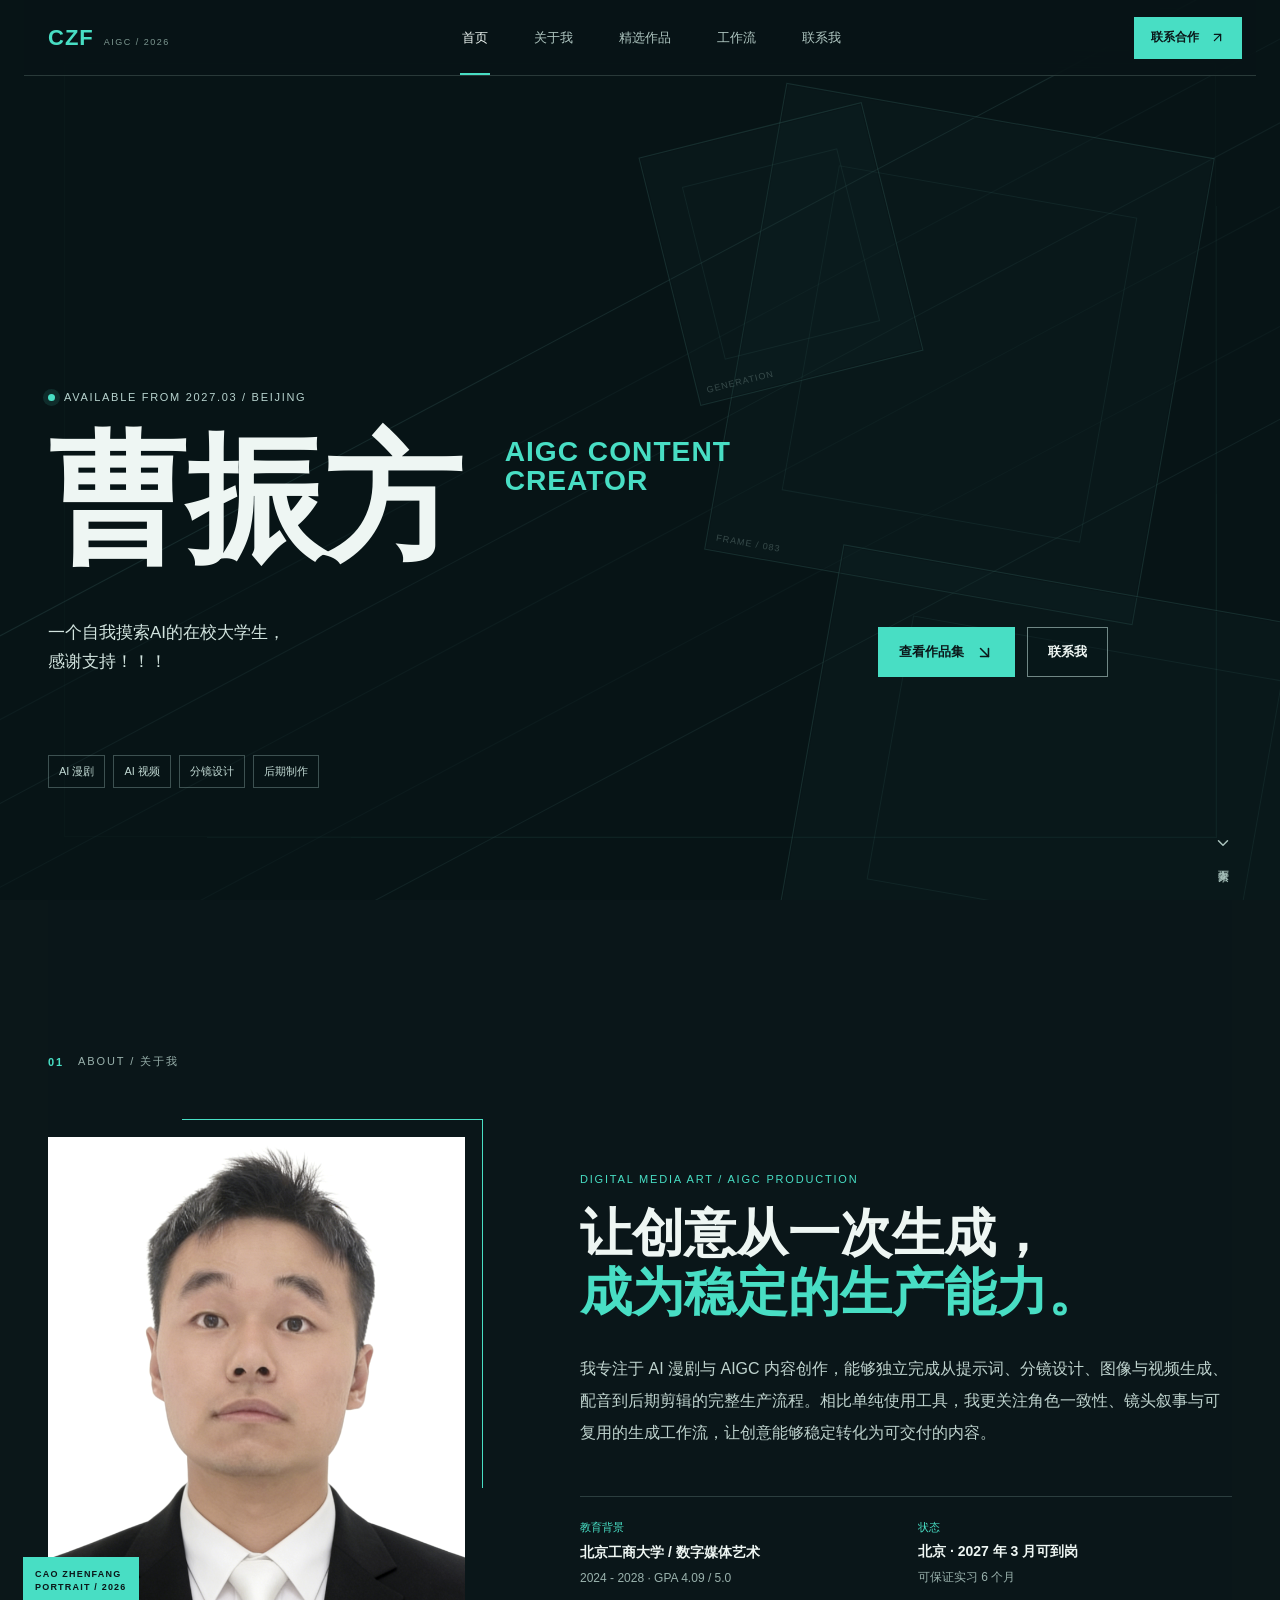
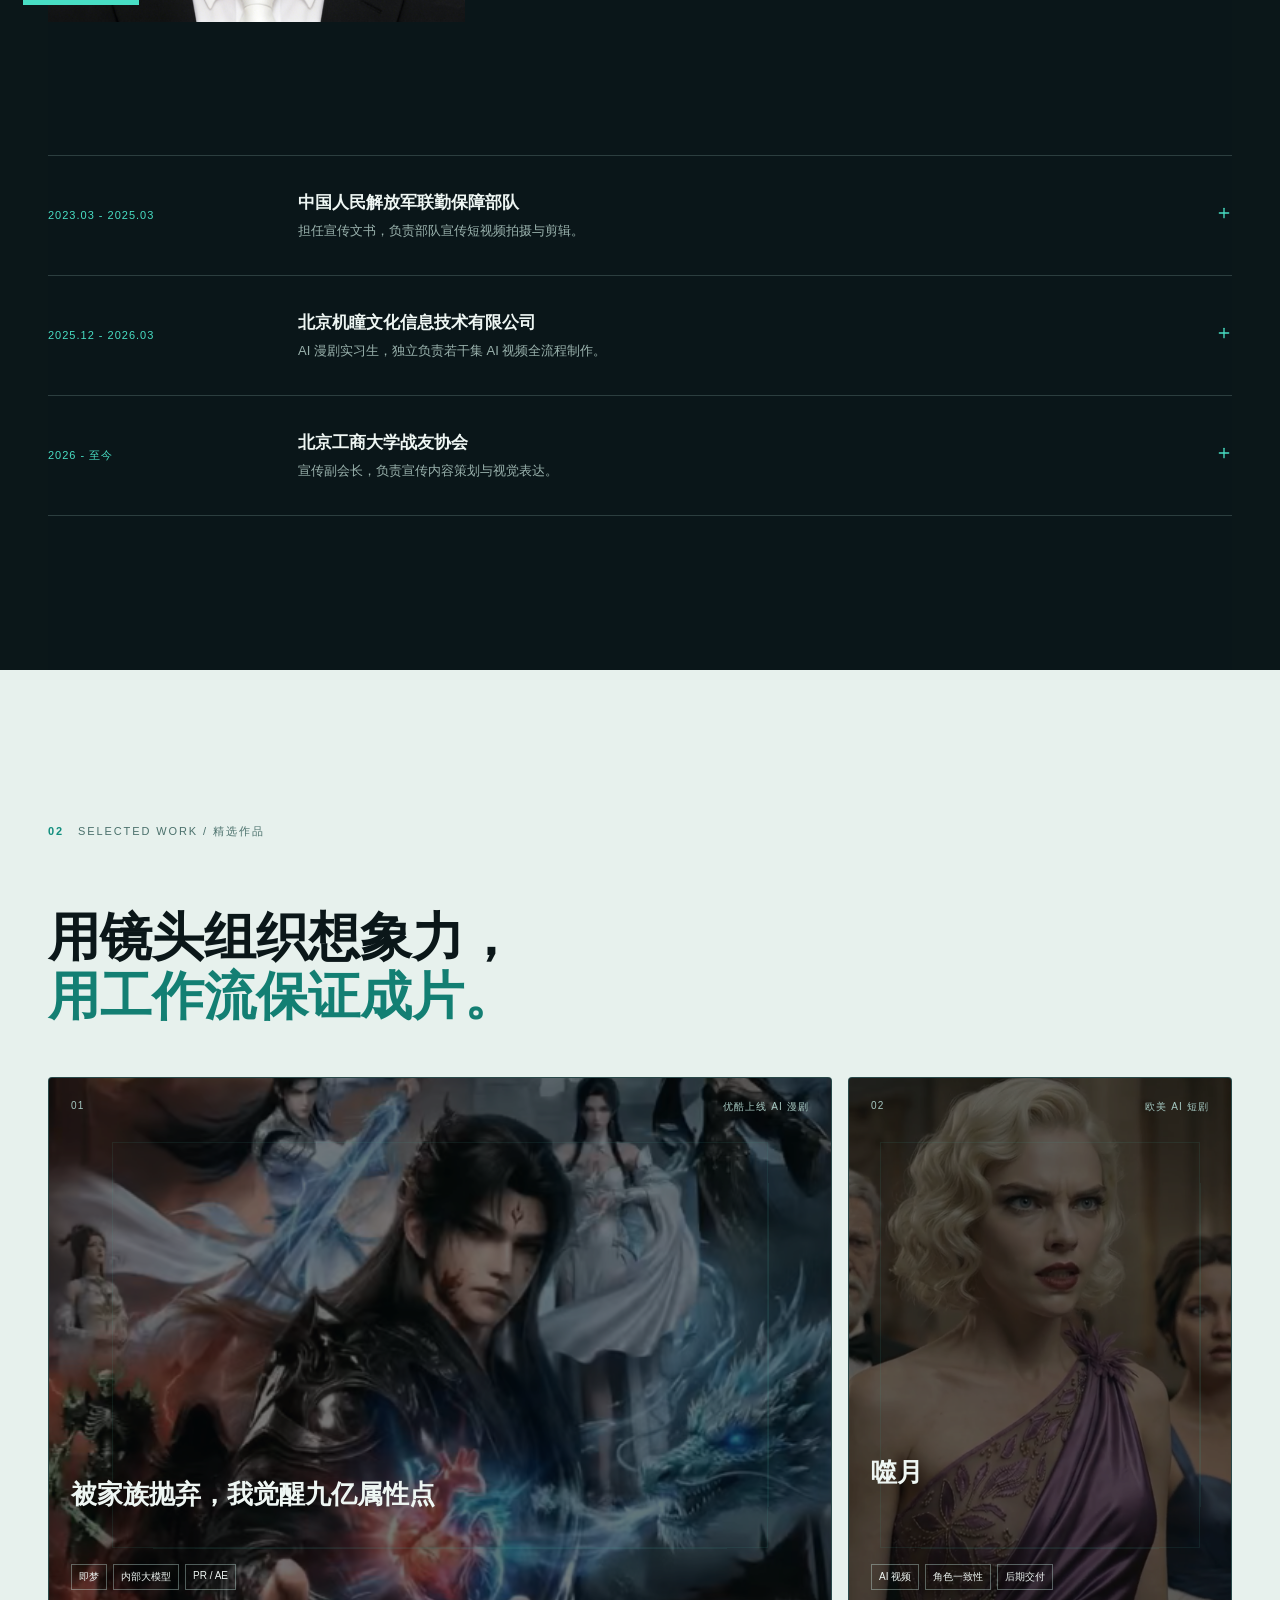
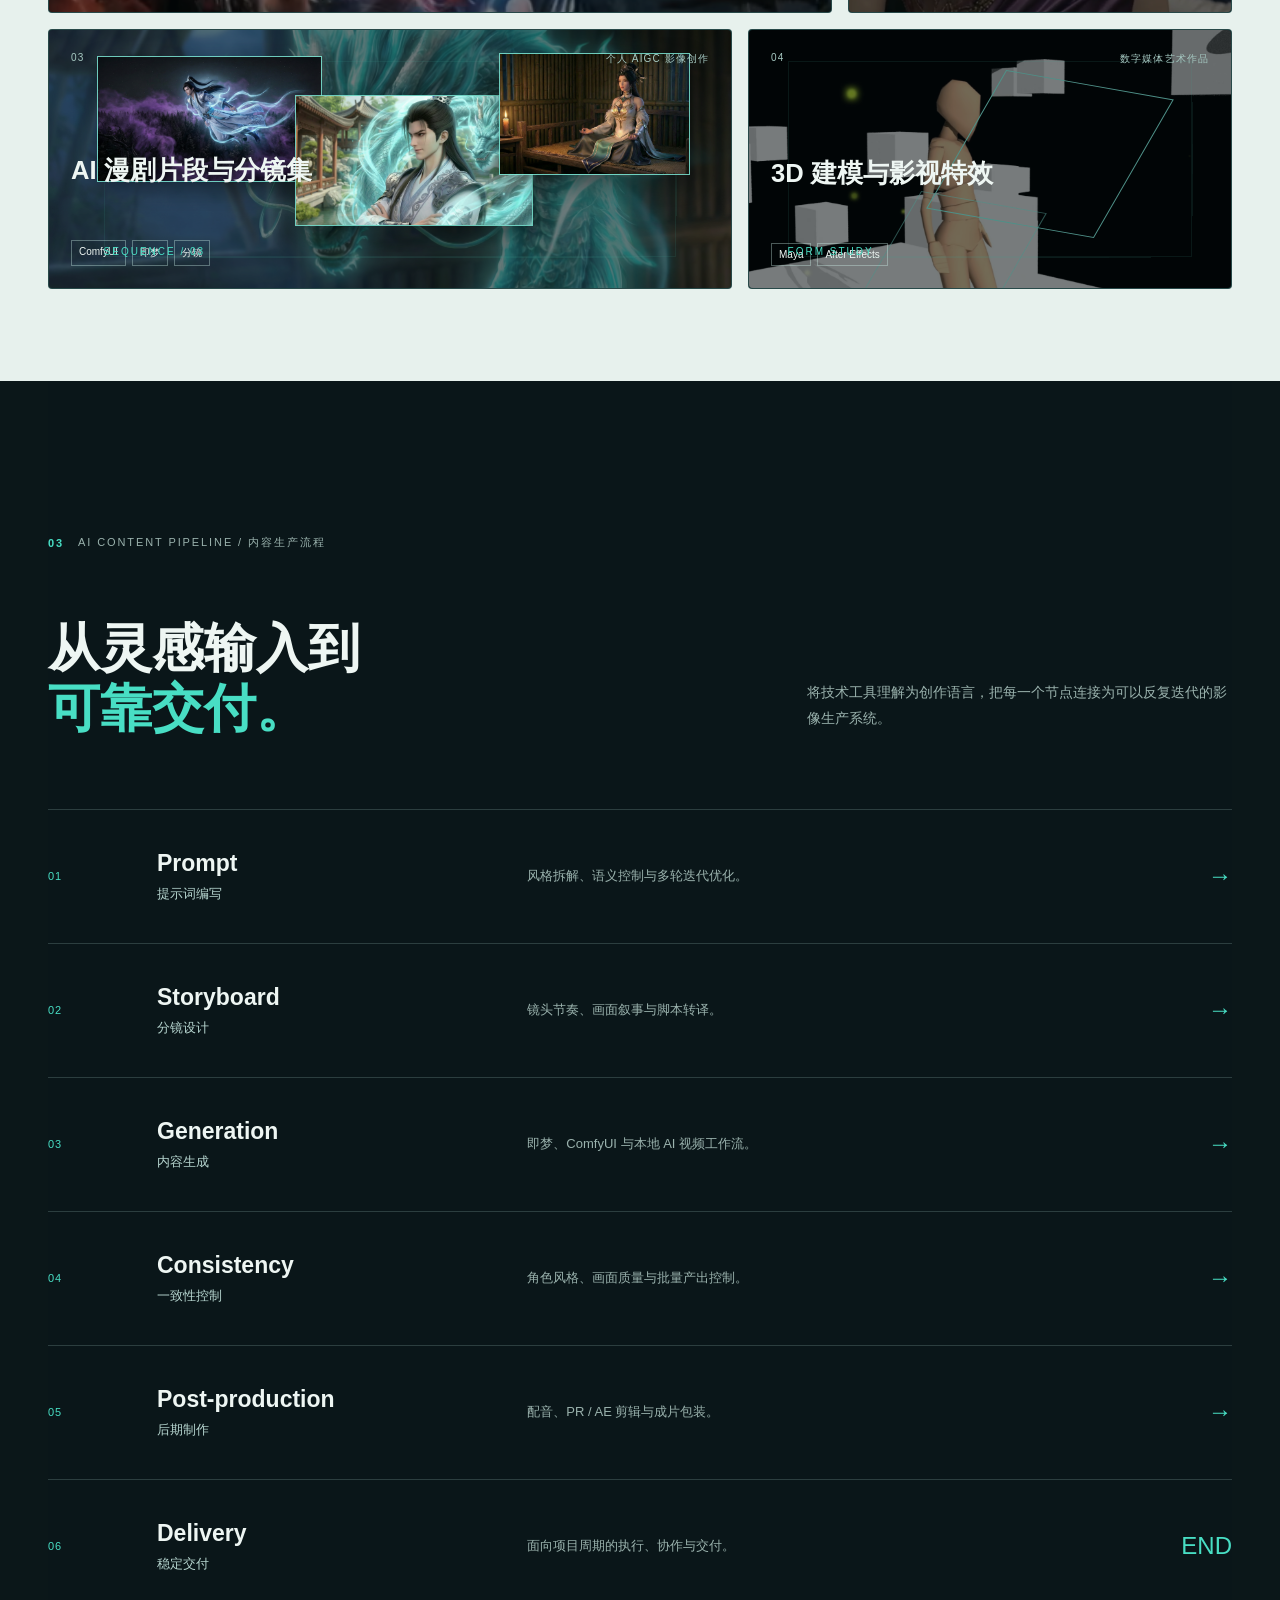
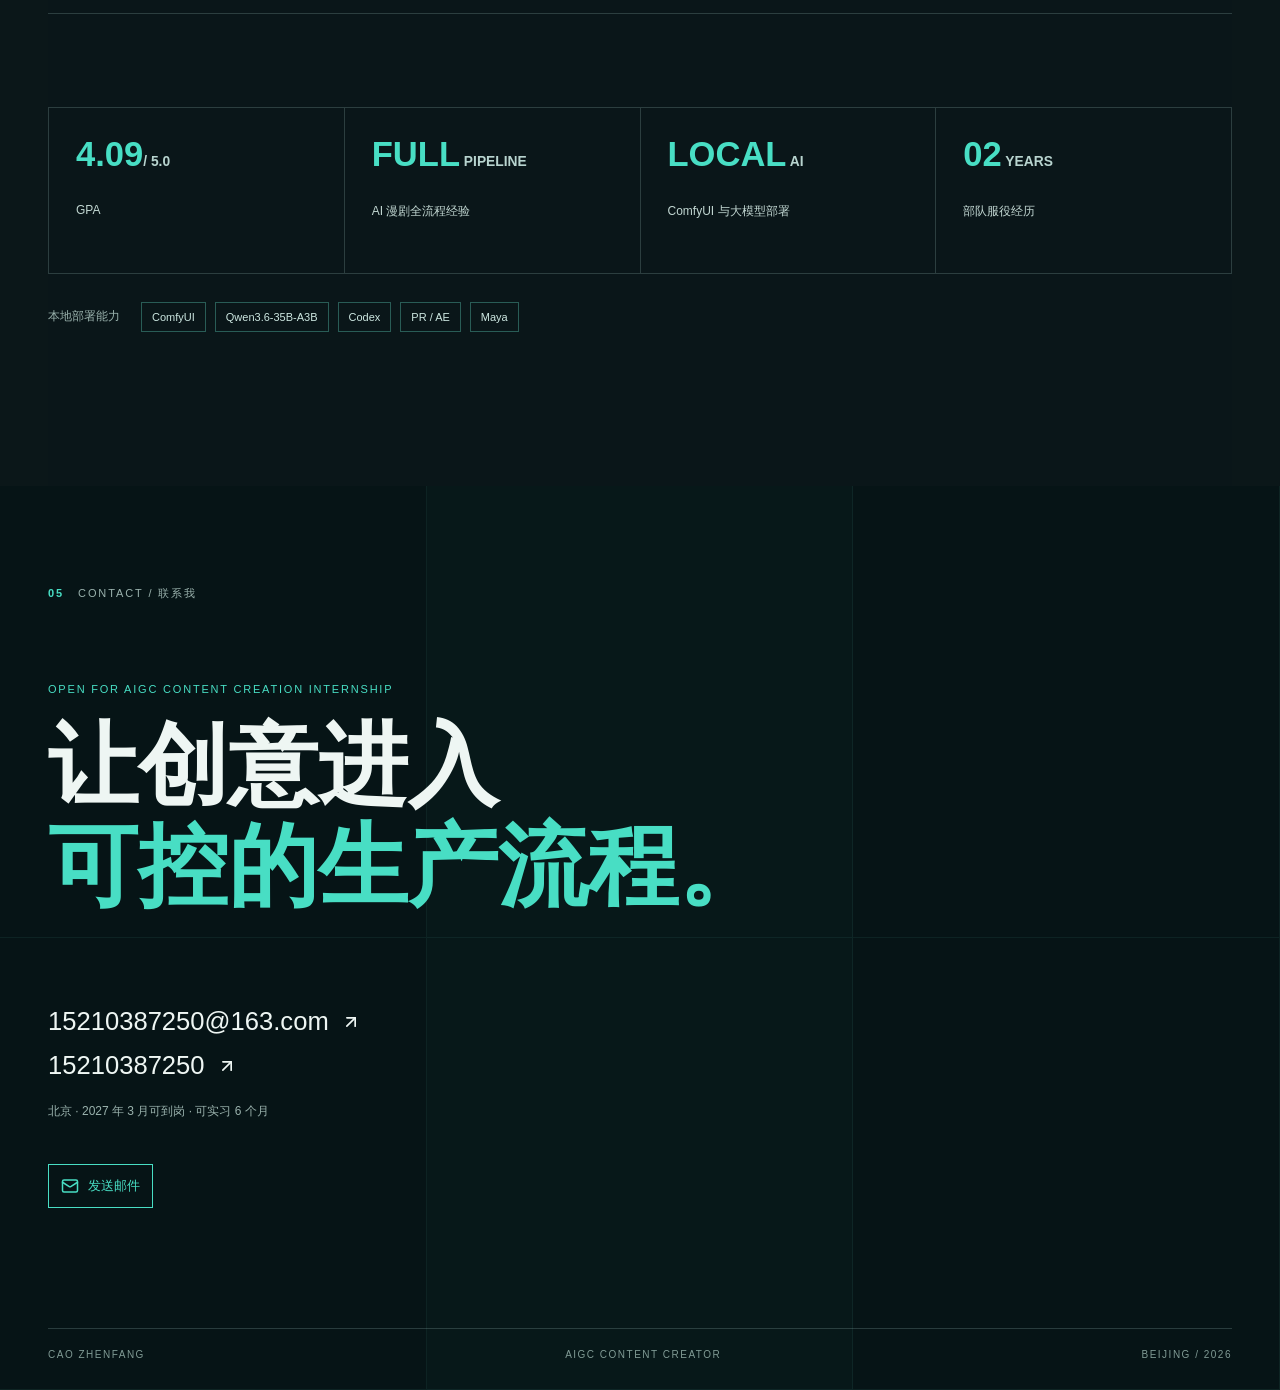
<file: index.html>
<!doctype html>
<html lang="zh-CN">
  <head>
    <meta charset="UTF-8" />
    <meta name="viewport" content="width=device-width, initial-scale=1.0" />
    <meta name="theme-color" content="#0b1719" />
    <meta name="description" content="曹振方 - AIGC 内容创作者个人作品集" />
    <title>曹振方 | AIGC 内容创作者</title>
    <script type="module" crossorigin src="/assets/index-B84W2Ox-.js"></script>
    <link rel="stylesheet" crossorigin href="/assets/index-j7HvQQLX.css">
  </head>
  <body>
    <div id="root"></div>
  </body>
</html>
</file>
<file: assets/index-j7HvQQLX.css>
.grainient-container{width:100%;height:100%;position:relative;overflow:hidden}.border-glow-card{--edge-proximity:0;--cursor-angle:45deg;--edge-sensitivity:30;--border-radius:4px;--glow-padding:20px;--cone-spread:19;border-radius:var(--border-radius);background:var(--card-bg);isolation:isolate;border:1px solid #a0e1d52b;height:100%;display:grid;position:relative;overflow:visible}.border-glow-card:before,.border-glow-card>.edge-light{z-index:-1;content:"";border-radius:inherit;pointer-events:none;transition:opacity .24s ease-out;position:absolute}.border-glow-card:before{background:conic-gradient(from var(--cursor-angle), transparent 0 8%, #48dec4 14%, #275c58 24%, transparent 37% 63%, #0d4a46 76%, #48dec4 86%, transparent 100%);opacity:calc((var(--edge-proximity) - var(--edge-sensitivity)) / (100 - var(--edge-sensitivity)));-webkit-mask-composite:xor;padding:1px;inset:-1px;-webkit-mask-image:linear-gradient(#000 0 0),linear-gradient(#000 0 0);-webkit-mask-position:0 0,0 0;-webkit-mask-size:auto,auto;-webkit-mask-repeat:repeat,repeat;-webkit-mask-clip:content-box,border-box;-webkit-mask-origin:content-box,border-box;-webkit-mask-composite:xor;mask-composite:exclude;-webkit-mask-source-type:auto,auto;mask-mode:match-source,match-source}.border-glow-card>.edge-light{inset:calc(var(--glow-padding) * -1);opacity:calc((var(--edge-proximity) - var(--edge-sensitivity)) / (100 - var(--edge-sensitivity)));-webkit-mask-image:conic-gradient(from var(--cursor-angle), transparent 0 7%, #000 14%, transparent 30% 70%, #000 86%, transparent 100%);mask-image:conic-gradient(from var(--cursor-angle), transparent 0 7%, #000 14%, transparent 30% 70%, #000 86%, transparent 100%)}.border-glow-card>.edge-light:before{inset:var(--glow-padding);border-radius:inherit;box-shadow:inset 0 0 0 1px var(--glow-0), inset 0 0 10px var(--glow-1), 0 0 12px var(--glow-2), 0 0 24px var(--glow-3);content:"";position:absolute}.border-glow-inner{z-index:1;border-radius:inherit;height:100%;min-height:0;display:flex;position:relative;overflow:hidden}@media (prefers-reduced-motion:reduce){.border-glow-card:before,.border-glow-card>.edge-light{transition:none}}:root{--ink:#0b1719;--ink-soft:#102a2d;--panel:#122528;--line:#b4dcd433;--muted:#9ab2ad;--white:#eef6f3;--mint:#48dec4;--paper:#e7f1ed;--max:1700px}*{box-sizing:border-box}html{scroll-behavior:smooth;background:var(--ink)}body{background:var(--ink);min-width:320px;color:var(--white);margin:0;font-family:Microsoft YaHei,Noto Sans SC,Arial,sans-serif;overflow-x:hidden}.below-hero-grainient{z-index:-1;pointer-events:none;opacity:.42;position:fixed;inset:0}button,a{font:inherit}button{cursor:pointer}a{color:inherit;text-decoration:none}.container{width:min(calc(100% - 96px), var(--max));margin:0 auto}.section{padding:154px 0}.section-mark{color:var(--muted);letter-spacing:1.9px;align-items:center;gap:14px;margin:0 0 68px;font-family:Arial,sans-serif;font-size:11px;display:flex}.section-mark span{color:var(--mint);font-weight:700}.eyebrow,.contact-kicker{color:var(--mint);letter-spacing:1.8px;margin:0;font-family:Arial,sans-serif;font-size:11px}h1,h2,h3,p{margin-top:0}h2{color:var(--white);letter-spacing:0;margin-bottom:0;font-size:clamp(38px,4.1vw,72px);font-weight:600;line-height:1.13}h2 em{color:var(--mint);font-style:normal}.nav-shell{z-index:30;-webkit-backdrop-filter:blur(16px);backdrop-filter:blur(16px);background:#081517c2;border-bottom:1px solid #dbfaf329;justify-content:space-between;align-items:center;width:min(100% - 48px,1760px);height:76px;padding:0 14px 0 24px;display:flex;position:fixed;top:0;left:50%;transform:translate(-50%)}.wordmark{color:var(--white);background:0 0;border:0;align-items:baseline;gap:10px;padding:0;display:flex}.wordmark span{color:var(--mint);letter-spacing:1px;font-family:Arial,sans-serif;font-size:22px;font-weight:800}.wordmark small{color:#7d9791;letter-spacing:1.5px;font:9px Arial,sans-serif}.desktop-nav{height:100%;display:flex}.desktop-nav button{color:#afc6c1;background:0 0;border:0;padding:0 23px;font-size:13px;transition:color .25s;position:relative}.desktop-nav button:after{background:var(--mint);content:"";height:2px;transition:right .25s,left .25s;position:absolute;bottom:0;left:50%;right:50%}.desktop-nav button:hover,.desktop-nav .active{color:var(--white)}.desktop-nav .active:after{left:21px;right:21px}.nav-contact,.button{border:1px solid var(--mint);border-radius:0;justify-content:center;align-items:center;gap:11px;transition:background .25s,border-color .25s,color .25s,box-shadow .25s,transform .25s;display:inline-flex}.nav-contact{background:var(--mint);min-height:42px;color:var(--ink);padding:0 16px;font-size:12px;font-weight:700}.nav-contact:hover,.button-primary:hover{background:var(--ink);color:var(--mint);transform:translate(-2px,-2px);box-shadow:4px 4px #48dec461}.menu-button{color:var(--white);background:0 0;border:0;padding:8px;display:none}.mobile-menu{display:none}.hero{isolation:isolate;background:#081719;min-height:100svh;display:grid;position:relative;overflow:hidden}.hero-film,.hero-scrim{position:absolute;inset:0}.hero-film{background:#0a1a1d;overflow:hidden}.hero-video{object-fit:cover;opacity:.42;filter:saturate(.65)contrast(1.08);width:100%;height:100%;position:absolute}.hero-scrim{z-index:1;background:#06111391}.film-track{background:#84dbcd45;width:160vw;height:1px;animation:14s linear infinite trackSlide;position:absolute;transform:rotate(-28deg)}.track-a{top:29%;left:-25%;box-shadow:0 74px #84dbcd1c,0 148px #84dbcd29,0 222px #84dbcd1a}.track-b{opacity:.7;animation-duration:18s;animation-direction:reverse;top:73%;left:-15%;box-shadow:0 -82px #84dbcd1f}.hero-screen{background:#23555126;border:1px solid #74cfc14d;position:absolute;box-shadow:inset 0 0 0 1px #0d1c1e99}.hero-screen:before{content:"";border:1px solid #77e0d02b;position:absolute;inset:15%}.hero-screen span{color:#d4fff687;letter-spacing:1px;font:9px Arial,sans-serif;position:absolute;bottom:8px;left:9px}.screen-one{width:34vw;height:37vw;max-height:600px;animation:7s ease-in-out infinite float;top:13%;right:8%;transform:rotate(10deg)}.screen-two{width:18vw;height:20vw;animation:8s ease-in-out infinite reverse float;top:14%;right:30%;transform:rotate(-14deg)}.screen-three{width:42vw;height:30vw;animation:10s ease-in-out infinite float;bottom:-8%;right:-5%;transform:rotate(10deg)}.film-noise{opacity:.25;border:1px solid #66d9c52e;position:absolute;inset:7% 5%;box-shadow:72px 72px 0 -71px #66d9c561,144px 144px 0 -143px #66d9c547,216px 216px 0 -215px #66d9c540}.hero-content{z-index:2;align-self:end;padding-top:164px;padding-bottom:112px;position:relative}.hero-kicker{color:#b7d3ce;letter-spacing:1.7px;align-items:center;gap:9px;margin-bottom:34px;font:11px Arial,sans-serif;display:flex}.live-dot{background:var(--mint);border-radius:50%;width:7px;height:7px;box-shadow:0 0 0 5px #48dec41f}.hero h1{max-width:1150px;color:var(--white);letter-spacing:0;margin-bottom:56px;font-size:clamp(70px,10.8vw,178px);font-weight:600;line-height:.9}.hero h1 small{color:var(--mint);letter-spacing:1px;vertical-align:top;margin-left:.15em;font:600 clamp(17px,2.2vw,35px)/1.03 Arial,sans-serif;display:inline-block}.hero-lower{justify-content:space-between;align-items:end;gap:30px;max-width:1060px;display:flex}.hero-lower p{color:#d2e4df;margin-bottom:0;font-size:17px;line-height:1.75}.hero-actions{gap:12px;display:flex}.button{min-height:50px;padding:0 20px;font-size:13px;font-weight:700}.button-primary{background:var(--mint);color:var(--ink)}.button-ghost{color:var(--white);background:#07161840;border-color:#d9f8f180}.button-ghost:hover{border-color:var(--mint);background:var(--mint);color:var(--ink);transform:translate(-2px,-2px);box-shadow:4px 4px #48dec445}.hero-tags{flex-wrap:wrap;gap:8px;margin-top:78px;display:flex}.hero-tags span{color:#c2dad4;border:1px solid #caf1e847;padding:8px 10px;font-size:11px}.scroll-cue{z-index:3;right:max(48px, calc((100vw - var(--max)) / 2));color:#aac3bd;writing-mode:vertical-rl;background:0 0;border:0;align-items:center;gap:10px;padding:0;font-size:11px;display:flex;position:absolute;bottom:38px}.scroll-cue svg{animation:2s ease-in-out infinite bounce}.reveal{animation:.8s both reveal}.delay-1{animation-delay:.12s}.delay-2{animation-delay:.24s}.about{background:#0b1719b8}.about-grid{grid-template-columns:minmax(280px,.78fr) minmax(400px,1.22fr);align-items:center;gap:clamp(54px,9vw,170px);display:grid}.portrait-wrap{margin:0;position:relative}.portrait-wrap:before{border-top:1px solid var(--mint);border-right:1px solid var(--mint);content:"";width:72%;height:76%;position:absolute;top:-18px;right:-18px}.portrait-wrap img{z-index:1;aspect-ratio:.86;object-fit:cover;object-position:center top;filter:saturate(.76)contrast(1.05);width:100%;max-width:510px;display:block;position:relative}.portrait-wrap figcaption{z-index:2;background:var(--mint);color:var(--ink);letter-spacing:1.2px;padding:11px 12px;font:700 9px/1.45 Arial,sans-serif;position:absolute;bottom:17px;left:-25px}.about-copy h2{margin:18px 0 32px}.intro{color:#bfd3ce;max-width:680px;font-size:16px;line-height:2}.profile-meta{border-top:1px solid var(--line);grid-template-columns:1fr 1fr;gap:24px;margin-top:47px;padding-top:23px;display:grid}.profile-meta div{gap:8px;display:grid}.profile-meta span{color:var(--mint);font-size:11px}.profile-meta strong{font-size:14px;font-weight:600}.profile-meta small{color:var(--muted);font-size:12px}.timeline{border-top:1px solid var(--line);margin-top:133px}.timeline article{border-bottom:1px solid var(--line);grid-template-columns:220px minmax(0,1fr) 28px;align-items:center;gap:30px;min-height:120px;transition:background .25s,padding .25s;display:grid}.timeline article:hover{background:#48dec40d;padding:0 18px}.timeline time{color:var(--mint);letter-spacing:1px;font:11px Arial,sans-serif}.timeline h3{margin:0 0 8px;font-size:17px;font-weight:600}.timeline p{color:var(--muted);margin:0;font-size:13px}.timeline-plus{color:var(--mint);justify-self:end}.work{background:var(--paper);color:var(--ink);padding-bottom:92px}.work .section-mark{color:#4a706b}.work .section-mark span{color:#128e7e}.work h2{color:var(--ink)}.work h2 em{color:#137f73}.section-head{margin-bottom:52px}.project-grid{grid-template-columns:repeat(12,1fr);grid-auto-rows:260px;gap:16px;display:grid}.project-glow.large{grid-area:span 2/span 8}.project-glow.tall{grid-area:span 2/span 4}.project-glow.wide{grid-column:span 7}.project-glow.standard{grid-column:span 5}.project-card{min-width:0;color:var(--white);background:#112c2e;flex-direction:column;flex:1;padding:22px;display:flex;position:relative;overflow:hidden}.project-visual{transition:transform .5s cubic-bezier(.2,.8,.2,1),filter .4s;position:absolute;inset:0;overflow:hidden}.project-cover{object-fit:cover;object-position:center 34%;filter:saturate(.76)brightness(.72);width:100%;height:100%;display:block}.project-visual:has(.project-cover):after{content:"";background:#030f115c;position:absolute;inset:0}.project-card:hover .project-visual{filter:brightness(1.12);transform:scale(1.035)}.project-top,.project-content{z-index:1;position:relative}.project-top{color:#a6c9c2;letter-spacing:1.1px;justify-content:space-between;gap:10px;font:10px Arial,sans-serif;display:flex}.project-content{margin-top:auto}.project-content h3{max-width:620px;margin-bottom:12px;font-size:clamp(20px,2vw,35px);font-weight:600;line-height:1.17}.project-content p{color:#c5d9d4;opacity:0;max-width:590px;margin-bottom:20px;font-size:13px;line-height:1.7;transition:all .3s;transform:translateY(7px)}.project-card:hover .project-content p{opacity:1;transform:none}.project-footer{align-items:center;gap:16px;display:flex}.project-footer div{flex-wrap:wrap;gap:6px;display:flex}.project-footer span{border:1px solid #d5f8f159;padding:5px 7px;font-size:10px}.visual-grid{opacity:.16;border:1px solid #63edd4bf;width:84%;height:76%;position:absolute;top:12%;left:8%;box-shadow:42px 0 0 -41px #63edd4bf,84px 0 0 -83px #63edd4bf,126px 0 0 -125px #63edd4bf,0 42px 0 -41px #63edd4bf,0 84px 0 -83px #63edd4bf}.visual-attribute{background:#0a2022}.visual-attribute:before{aspect-ratio:1;content:"";border:1px solid #76cec0;border-radius:50%;width:37%;position:absolute;top:17%;right:15%;box-shadow:0 0 0 20px #27645fa6}.visual-attribute b{color:#45dbc2c4;font:900 clamp(130px,20vw,330px)/.8 Arial;position:absolute;bottom:-8%;right:8%}.visual-attribute i{color:#d7f7ef;letter-spacing:2px;font:11px/1.5 Arial;position:absolute;top:25%;right:12%}.visual-attribute em{background:var(--mint);width:1px;height:50%;position:absolute;top:22%;right:30%;transform:rotate(45deg)}.visual-eclipse{background:#172b2b}.moon{aspect-ratio:1;background:#79b0a8;border:18px solid #295853;border-radius:50%;width:64%;position:absolute;top:20%;left:18%;box-shadow:0 0 0 18px #3b948821,0 0 100px #48dec438}.moon:after{aspect-ratio:1;content:"";background:#bfd7d2;border-radius:50%;width:23%;position:absolute;top:18%;left:20%}.orbit{border:1px solid #90ebdb87;border-radius:50%;width:144%;height:26%;position:absolute;top:37%;left:-19%;transform:rotate(-21deg)}.orbit-two{opacity:.46;transform:rotate(38deg)}.visual-storyboard{background:#183334}.story-frame{z-index:1;object-fit:cover;border:1px solid #7ce5d3d9;transition:transform .4s;display:block;position:absolute;box-shadow:0 8px 20px #00000061}.story-frame-1{object-position:center;width:33%;height:49%;top:10%;left:7%}.story-frame-2{object-position:center;width:35%;height:51%;top:25%;left:36%}.story-frame-3{object-position:center;width:28%;height:47%;top:9%;right:6%}.project-card:hover .story-frame-1{transform:translate(-5px,-5px)rotate(-2deg)}.project-card:hover .story-frame-2{transform:translateY(-8px)}.project-card:hover .story-frame-3{transform:translate(5px,-5px)rotate(2deg)}.visual-storyboard i,.visual-geometry i{z-index:2;color:var(--mint);letter-spacing:2px;font:10px Arial;position:absolute;bottom:12%;left:8%}.visual-geometry{background:#113535}.cube{aspect-ratio:1;border:1px solid #78d9ca;width:160px;position:absolute;transform:rotate(30deg)skewY(-20deg)}.cube-a{top:17%;right:21%}.cube-b{opacity:.55;width:120px;bottom:-10%;right:45%}.visual-poster{color:#0e2c2c;background:#d1ded8}.visual-poster b{font-size:clamp(35px,4.3vw,75px);line-height:.95;position:absolute;top:9%;left:10%}.visual-poster i{letter-spacing:1.5px;font:10px/1.5 Arial;position:absolute;bottom:11%;right:10%}.visual-poster:before{content:"";border:1px solid #0e2c2c;width:40%;height:63%;position:absolute;top:12%;right:9%}.pipeline{background:#0b1719b8}.pipeline-head{justify-content:space-between;align-items:end;gap:40px;margin-bottom:72px;display:flex}.pipeline-head p{max-width:425px;color:var(--muted);margin-bottom:5px;font-size:14px;line-height:1.85}.pipeline-list{border-top:1px solid var(--line)}.pipeline-list article{border-bottom:1px solid var(--line);grid-template-columns:84px minmax(180px,.75fr) minmax(270px,1.4fr) 35px;align-items:center;gap:25px;min-height:134px;transition:all .3s;display:grid}.pipeline-list article:hover{background:#48dec40f;padding:0 16px}.pipe-index{color:var(--mint);letter-spacing:1px;font:11px Arial}.pipeline-list h3{margin:0 0 7px;font:600 23px Arial}.pipeline-list strong{color:#b7d6d0;font-size:13px;font-weight:500}.pipeline-list p{color:var(--muted);margin:0;font-size:13px}.pipe-arrow{color:var(--mint);justify-self:end;font:24px Arial}.metrics{border-top:1px solid var(--line);border-left:1px solid var(--line);grid-template-columns:repeat(4,1fr);margin-top:93px;display:grid}.metrics article{border-right:1px solid var(--line);border-bottom:1px solid var(--line);min-height:166px;padding:27px}.metrics strong{color:var(--mint);margin-bottom:29px;font:700 clamp(28px,2.7vw,44px) Arial;display:block}.metrics strong span{color:#b8d4cf;font-size:.4em}.metrics p{color:#c2d7d2;margin:0;font-size:12px}.deploy-tags{flex-wrap:wrap;align-items:center;gap:9px;margin-top:28px;display:flex}.deploy-tags span{color:var(--muted);margin-right:12px;font-size:12px}.deploy-tags b{color:#cde7e1;border:1px solid #63e0ca57;padding:8px 10px;font:11px Arial}.contact{background:#061416;min-height:100svh;padding:100px 0 30px;position:relative;overflow:hidden}.contact-grid{opacity:.5;grid-template-columns:repeat(3,1fr);display:grid;position:absolute;inset:0}.contact-grid span{border-bottom:1px solid #68ddc926;border-right:1px solid #68ddc926}.contact-grid span:nth-child(2),.contact-grid span:nth-child(5){background:#48dec40a}.contact-content{z-index:1;position:relative}.contact .section-mark{margin-bottom:82px}.contact-kicker{margin-bottom:20px}.contact h2{font-size:clamp(57px,7vw,116px)}.contact-bottom{justify-content:space-between;align-items:end;gap:35px;margin-top:90px;display:flex}.contact-lines{gap:15px;display:grid}.contact-lines a{width:fit-content;color:var(--white);align-items:center;gap:12px;font:clamp(19px,2vw,32px) Arial;transition:color .25s;display:flex}.contact-lines a:hover{color:var(--mint)}.contact-lines p{color:var(--muted);margin:8px 0 0;font-size:12px}.mail-button{border:1px solid var(--mint);color:var(--mint);align-items:center;gap:9px;margin-top:44px;padding:12px;font-size:13px;transition:background .25s,color .25s,box-shadow .25s,transform .25s;display:inline-flex}.mail-button:hover{background:var(--mint);color:var(--ink);transform:translate(-2px,-2px);box-shadow:4px 4px #48dec44d}footer{z-index:1;width:min(calc(100% - 96px), var(--max));border-top:1px solid var(--line);color:#809b95;letter-spacing:1.5px;justify-content:space-between;gap:20px;margin:120px auto 0;padding-top:20px;font:10px Arial;display:flex;position:relative}@keyframes reveal{0%{opacity:0;transform:translateY(17px)}to{opacity:1;transform:none}}@keyframes float{50%{transform:translateY(-18px)rotate(7deg)}}@keyframes trackSlide{to{transform:translate(120px)rotate(-28deg)}}@keyframes bounce{50%{transform:translateY(6px)}}@media (width<=900px){.container{width:min(calc(100% - 40px), var(--max))}.section{padding:95px 0}.work{padding-bottom:54px}.desktop-nav,.nav-contact{display:none}.nav-shell{width:100%;height:65px;padding:0 20px}.menu-button{display:inline-flex}.mobile-menu{z-index:20;background:#0c2224;max-height:0;transition:max-height .35s;display:grid;position:fixed;top:65px;left:0;right:0;overflow:hidden}.mobile-menu.open{border-bottom:1px solid var(--line);max-height:330px}.mobile-menu button{border:0;border-bottom:1px solid var(--line);min-height:52px;color:var(--white);text-align:left;background:0 0;grid-template-columns:40px 1fr auto;align-items:center;padding:0 20px;display:grid}.mobile-menu button span{color:var(--mint);font:11px Arial}.hero-content{padding-top:130px;padding-bottom:86px}.hero h1{margin-bottom:44px;font-size:clamp(60px,13.2vw,110px)}.hero h1 small{margin:16px 0 0;font-size:17px;display:block}.hero-lower{display:block}.hero-lower p{font-size:15px}.hero-actions{margin-top:28px}.hero-tags{margin-top:53px}.scroll-cue{right:20px}.screen-one{width:60vw;height:66vw;right:-10%}.screen-two{width:32vw;height:37vw;right:32%}.about-grid{grid-template-columns:1fr;gap:46px}.portrait-wrap{max-width:450px}.timeline{margin-top:80px}.timeline article{grid-template-columns:1fr 25px;gap:16px;padding:20px 0}.timeline time{grid-column:1/-1}.section-head,.pipeline-head{display:block}.project-grid{grid-template-columns:1fr 1fr;grid-auto-rows:280px}.project-glow.large,.project-glow.tall,.project-glow.wide,.project-glow.standard{grid-area:span 1/span 1}.project-glow.large{grid-column:span 2}.project-content p{display:none}.pipeline-list article{grid-template-columns:45px 1fr 25px;gap:15px;padding:19px 0}.pipeline-list article:hover{padding:19px 10px}.pipeline-list p{display:none}.metrics{grid-template-columns:1fr 1fr;margin-top:65px}.metrics article{min-height:140px;padding:20px}.contact{padding-top:80px}.contact .section-mark{margin-bottom:58px}.contact-bottom{flex-direction:column;align-items:start;margin-top:65px}.contact-lines a{font-size:20px}footer{flex-wrap:wrap;width:calc(100% - 40px);margin-top:75px}}@media (width<=520px){.section-mark{margin-bottom:43px}.hero h1{font-size:58px}.hero-lower p br{display:none}.button{padding:0 14px}.profile-meta{grid-template-columns:1fr}.project-grid{display:block}.project-card,.project-card.large{min-height:280px;margin-bottom:13px}.project-card.large{min-height:370px}.project-content h3{font-size:24px}.metrics{display:block}.metrics article{border-left:1px solid var(--line);min-height:auto}.honor-list article{grid-template-columns:70px 1fr;gap:18px}.contact h2{font-size:49px}.contact-lines a{font-size:16px}.contact-grid{grid-template-columns:repeat(2,1fr)}}
</file>
